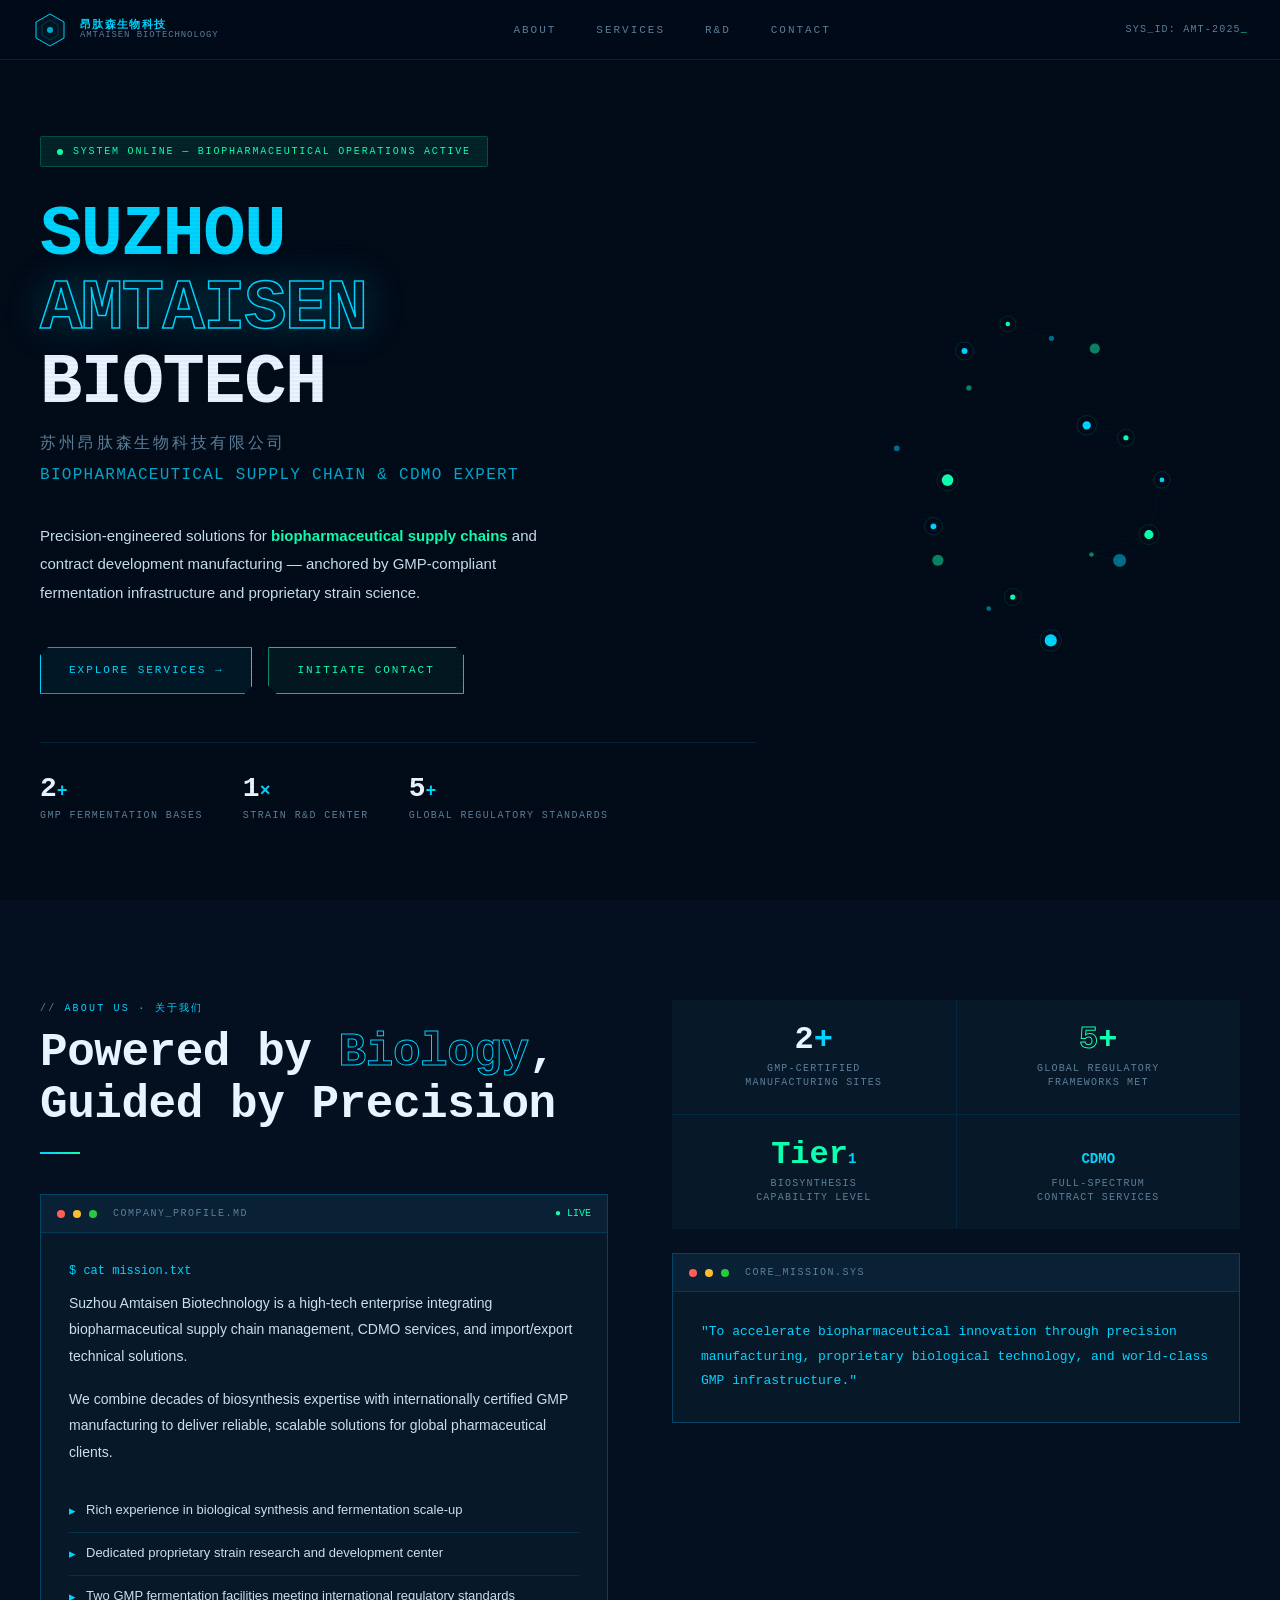
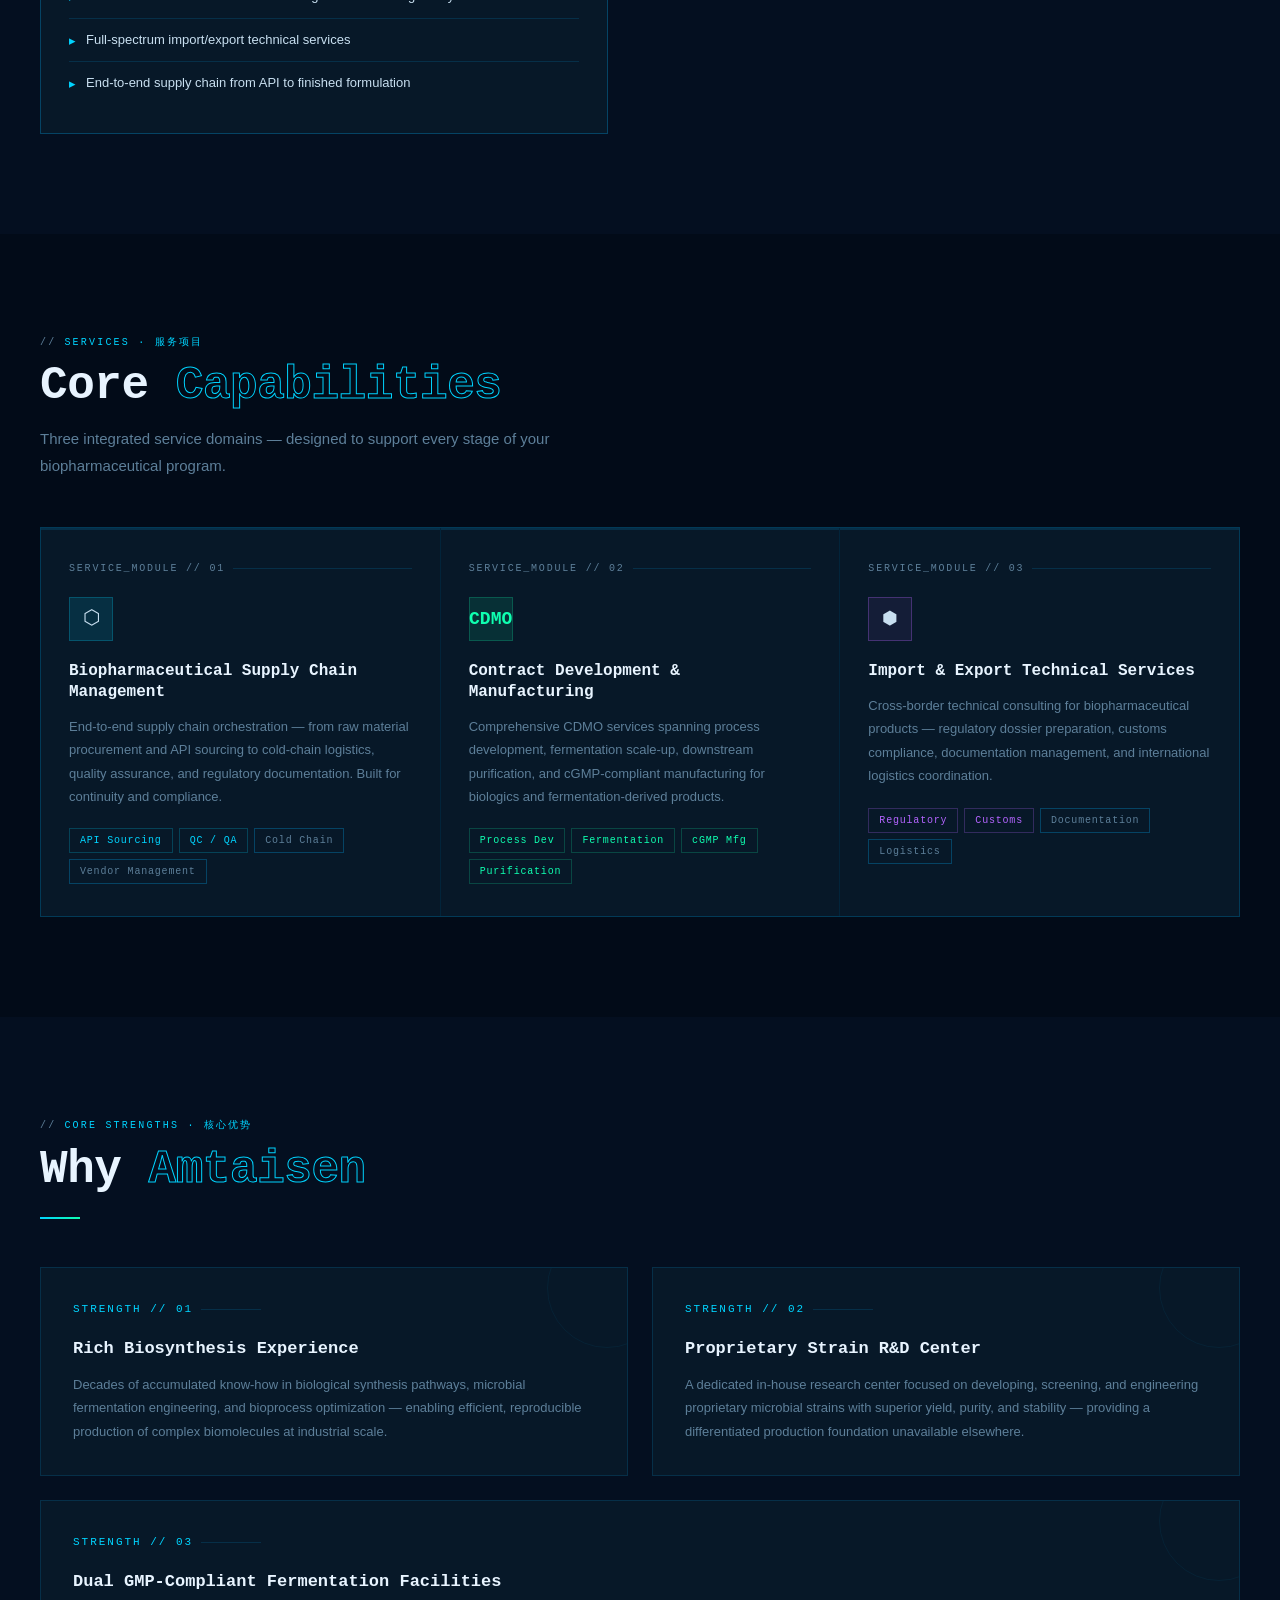
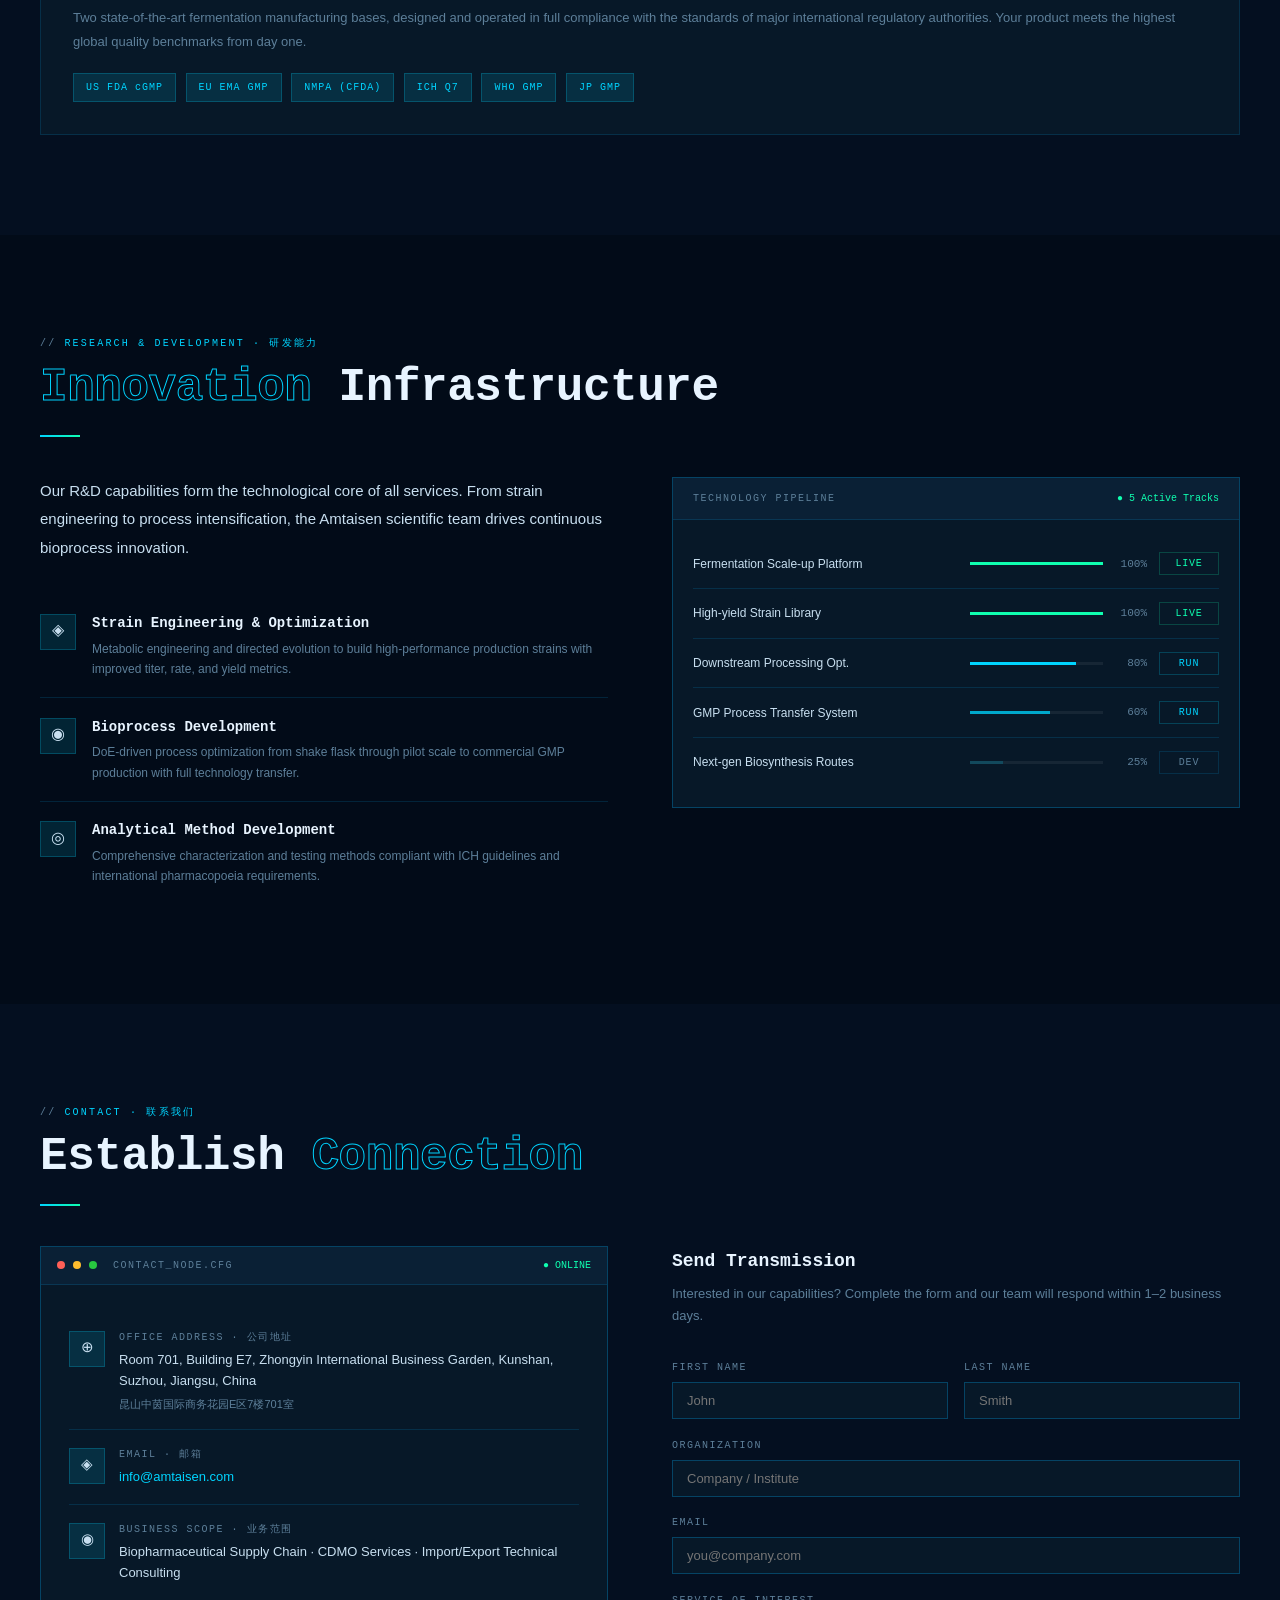
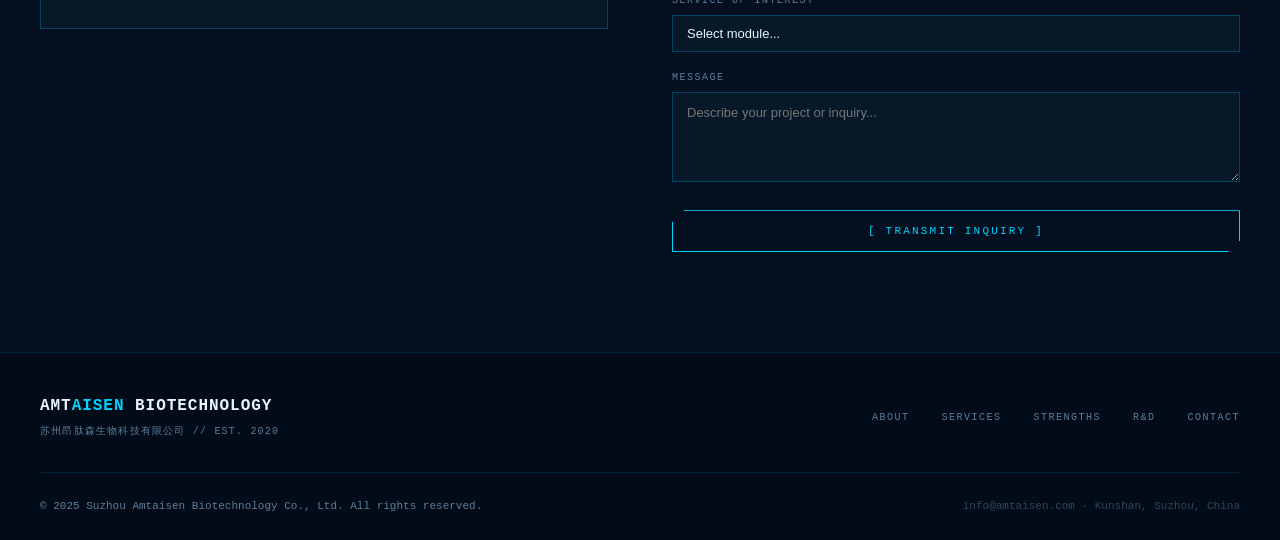
<file: index.html>
<!DOCTYPE html>
<html lang="en">
<head>
<meta charset="UTF-8">
<meta name="viewport" content="width=device-width, initial-scale=1.0">
<title>Suzhou Amtaisen Biotechnology Co., Ltd.</title>
<style>
*,*::before,*::after{box-sizing:border-box;margin:0;padding:0}
:root{
  --void:#020b18;
  --deep:#040f20;
  --panel:#071828;
  --panel2:#0a2035;
  --cyan:#00d4ff;
  --cyan2:#00a8cc;
  --cyan-dim:rgba(0,212,255,0.12);
  --cyan-border:rgba(0,212,255,0.22);
  --green:#0fffb0;
  --green2:#00cc8a;
  --green-dim:rgba(15,255,176,0.10);
  --green-border:rgba(15,255,176,0.20);
  --text:#c8dff0;
  --text-dim:#5d7f99;
  --text-bright:#e8f4ff;
  --border:rgba(0,180,255,0.15);
  --border2:rgba(0,180,255,0.28);
  --glow-cyan:0 0 20px rgba(0,212,255,0.25);
  --glow-green:0 0 20px rgba(15,255,176,0.2);
}
html{scroll-behavior:smooth}
body{
  font-family:'Courier New',Courier,monospace;
  background:var(--void);
  color:var(--text);
  line-height:1.7;
  overflow-x:hidden;
}

/* CANVAS BG */
#starfield{position:fixed;top:0;left:0;width:100%;height:100%;pointer-events:none;z-index:0;opacity:.6}

/* SCAN LINE */
body::after{
  content:'';
  position:fixed;inset:0;
  background:repeating-linear-gradient(0deg,transparent,transparent 2px,rgba(0,0,0,0.03) 2px,rgba(0,0,0,0.03) 4px);
  pointer-events:none;z-index:9999;
}

/* ── NAV ── */
nav{
  position:fixed;top:0;left:0;right:0;z-index:500;
  height:60px;
  background:rgba(2,11,24,0.88);
  border-bottom:1px solid var(--border2);
  display:flex;align-items:center;
  backdrop-filter:blur(12px);
}
.nav-inner{
  max-width:1280px;margin:0 auto;width:100%;
  padding:0 2rem;
  display:flex;align-items:center;justify-content:space-between;
}
.logo{text-decoration:none;display:flex;align-items:center;gap:12px}
.logo-hex{
  width:36px;height:36px;position:relative;flex-shrink:0;
}
.logo-hex svg{width:100%;height:100%}
.logo-text{line-height:1.1}
.logo-cn{font-size:11px;letter-spacing:0.12em;color:var(--cyan);font-weight:700}
.logo-en{font-size:9px;letter-spacing:0.1em;color:var(--text-dim);text-transform:uppercase}
.nav-links{display:flex;gap:2.5rem;list-style:none}
.nav-links a{
  text-decoration:none;font-size:11px;
  letter-spacing:0.18em;text-transform:uppercase;
  color:var(--text-dim);
  transition:color .2s;
  position:relative;
}
.nav-links a::after{
  content:'';position:absolute;bottom:-4px;left:0;right:0;
  height:1px;background:var(--cyan);
  transform:scaleX(0);transition:transform .2s;
}
.nav-links a:hover{color:var(--cyan)}
.nav-links a:hover::after{transform:scaleX(1)}
.nav-id{font-size:10px;letter-spacing:0.12em;color:var(--text-dim);font-family:'Courier New',monospace}
.nav-id span{color:var(--green);animation:blink 1.4s step-end infinite}
@keyframes blink{0%,100%{opacity:1}50%{opacity:0}}
.hamburger{display:none;flex-direction:column;gap:5px;cursor:pointer;background:none;border:none;padding:4px}
.hamburger span{display:block;width:22px;height:1px;background:var(--cyan)}
.mobile-menu{
  display:none;position:fixed;top:60px;left:0;right:0;
  background:rgba(2,11,24,0.97);border-bottom:1px solid var(--border2);
  padding:1.5rem 2rem;z-index:499;
}
.mobile-menu.open{display:block}
.mobile-menu a{
  display:block;text-decoration:none;font-size:13px;
  letter-spacing:0.15em;text-transform:uppercase;
  color:var(--text-dim);padding:.75rem 0;
  border-bottom:1px solid var(--border);
}
.mobile-menu a:last-child{border-bottom:none}
.mobile-menu a:hover{color:var(--cyan)}

/* ── SECTIONS BASE ── */
section{padding:100px 0;position:relative;z-index:1}
.container{max-width:1280px;margin:0 auto;padding:0 2.5rem}

.sys-label{
  font-size:10px;letter-spacing:0.22em;text-transform:uppercase;
  color:var(--cyan);margin-bottom:.6rem;display:flex;align-items:center;gap:8px;
}
.sys-label::before{content:'//';color:var(--text-dim)}
.sec-title{
  font-size:clamp(28px,4vw,46px);
  font-weight:700;
  color:var(--text-bright);
  line-height:1.15;
  letter-spacing:-0.01em;
  margin-bottom:.75rem;
}
.sec-title em{
  font-style:normal;
  color:transparent;
  -webkit-text-stroke:1px var(--cyan);
}
.sec-sub{
  font-size:15px;
  color:var(--text-dim);
  max-width:560px;
  line-height:1.8;
  font-family:-apple-system,sans-serif;
}
.accent-bar{
  width:40px;height:2px;
  background:linear-gradient(90deg,var(--cyan),var(--green));
  margin:1.25rem 0 2.5rem;
}

/* HEX DECORATION */
.hex-deco{
  position:absolute;
  opacity:.04;
  pointer-events:none;
}

/* ── HERO ── */
#hero{
  min-height:100vh;
  display:flex;align-items:center;
  padding:0;
  background:var(--void);
  overflow:hidden;
}
.hero-wrap{
  position:relative;
  max-width:1280px;margin:0 auto;width:100%;
  padding:0 2.5rem;
  padding-top:60px;
  display:grid;
  grid-template-columns:1fr 420px;
  gap:4rem;
  align-items:center;
}
.hero-left{}
.hero-status{
  display:inline-flex;align-items:center;gap:10px;
  border:1px solid var(--green-border);
  background:var(--green-dim);
  border-radius:2px;
  padding:6px 16px;
  font-size:10px;letter-spacing:0.18em;text-transform:uppercase;
  color:var(--green);
  margin-bottom:2rem;
}
.dot-pulse{
  width:6px;height:6px;border-radius:50%;
  background:var(--green);
  animation:dpulse 2s ease infinite;
}
@keyframes dpulse{0%,100%{box-shadow:0 0 0 0 rgba(15,255,176,.4)}70%{box-shadow:0 0 0 6px rgba(15,255,176,0)}}
.hero-company{
  font-size:clamp(36px,5.5vw,72px);
  font-weight:800;
  line-height:1.05;
  letter-spacing:-.02em;
  color:var(--text-bright);
  margin-bottom:.5rem;
}
.hero-company .c1{color:var(--cyan)}
.hero-company .c2{
  color:transparent;
  -webkit-text-stroke:1.5px var(--cyan);
  text-shadow:0 0 40px rgba(0,212,255,0.3);
}
.hero-cn{
  font-size:16px;letter-spacing:.18em;
  color:var(--text-dim);
  margin-bottom:.4rem;
  font-family:-apple-system,sans-serif;
}
.hero-tagline{
  font-size:clamp(13px,1.5vw,16px);
  letter-spacing:.08em;
  color:var(--cyan2);
  text-transform:uppercase;
  margin-bottom:2rem;
}
.hero-desc{
  font-size:15px;
  color:var(--text);
  max-width:540px;
  line-height:1.9;
  margin-bottom:2.5rem;
  font-family:-apple-system,sans-serif;
}
.hero-desc strong{color:var(--green);font-weight:600}
.hero-cta{display:flex;gap:1rem;flex-wrap:wrap;margin-bottom:3rem}
.btn-cyber{
  display:inline-flex;align-items:center;gap:8px;
  text-decoration:none;
  font-size:11px;letter-spacing:.18em;text-transform:uppercase;
  font-family:'Courier New',monospace;
  padding:13px 28px;
  border:1px solid var(--cyan);
  color:var(--cyan);
  background:rgba(0,212,255,.06);
  transition:background .2s,box-shadow .2s;
  clip-path:polygon(8px 0%,100% 0%,100% calc(100% - 8px),calc(100% - 8px) 100%,0% 100%,0% 8px);
}
.btn-cyber:hover{background:rgba(0,212,255,.14);box-shadow:var(--glow-cyan)}
.btn-cyber.alt{border-color:var(--green);color:var(--green);background:rgba(15,255,176,.05);clip-path:polygon(0 0,calc(100% - 8px) 0,100% 8px,100% 100%,8px 100%,0 calc(100% - 8px))}
.btn-cyber.alt:hover{background:rgba(15,255,176,.12);box-shadow:var(--glow-green)}
.hero-metrics{
  display:flex;gap:2.5rem;
  padding-top:2rem;
  border-top:1px solid var(--border);
  flex-wrap:wrap;
}
.metric{}
.metric-val{
  font-size:28px;font-weight:800;
  color:var(--text-bright);line-height:1;
}
.metric-val span{color:var(--cyan);font-size:18px}
.metric-label{font-size:10px;letter-spacing:.14em;text-transform:uppercase;color:var(--text-dim);margin-top:4px}

/* HERO RIGHT — molecular viz */
.hero-viz{position:relative;height:480px}
.hero-viz canvas{position:absolute;inset:0;width:100%;height:100%}

/* ── ABOUT ── */
#about{background:var(--deep)}
.about-grid{display:grid;grid-template-columns:1fr 1fr;gap:4rem;align-items:start}
.terminal-block{
  border:1px solid var(--border2);
  background:var(--panel);
}
.terminal-bar{
  background:var(--panel2);
  padding:10px 16px;
  display:flex;align-items:center;gap:8px;
  border-bottom:1px solid var(--border);
}
.tbar-dot{width:8px;height:8px;border-radius:50%}
.tbar-title{font-size:10px;letter-spacing:.15em;text-transform:uppercase;color:var(--text-dim);margin-left:8px;flex:1}
.tbar-status{font-size:10px;color:var(--green)}
.terminal-body{padding:1.75rem}
.terminal-body p{
  font-size:14px;color:var(--text);line-height:1.9;
  font-family:-apple-system,sans-serif;margin-bottom:1rem;
}
.terminal-body p:last-child{margin-bottom:0}
.t-prompt{color:var(--cyan);font-size:12px;margin-bottom:.5rem;display:block}
.about-list{list-style:none;margin-top:1.5rem}
.about-list li{
  font-size:13px;color:var(--text);
  font-family:-apple-system,sans-serif;
  padding:.6rem 0;
  border-bottom:1px solid var(--border);
  display:flex;gap:10px;align-items:flex-start;
}
.about-list li:last-child{border-bottom:none}
.about-list li::before{content:'▸';color:var(--cyan);flex-shrink:0;margin-top:1px}
.stat-panel-grid{display:grid;grid-template-columns:1fr 1fr;gap:1px;background:var(--border)}
.stat-panel-item{
  background:var(--panel);
  padding:1.5rem;
  text-align:center;
}
.sp-val{font-size:32px;font-weight:800;color:var(--text-bright);line-height:1}
.sp-val span{color:var(--cyan)}
.sp-label{font-size:10px;letter-spacing:.12em;text-transform:uppercase;color:var(--text-dim);margin-top:6px;line-height:1.4}

/* ── SERVICES ── */
#services{background:var(--void)}
.services-grid{
  display:grid;grid-template-columns:repeat(3,1fr);
  gap:1px;
  background:var(--border);
  margin-top:3rem;
  border:1px solid var(--border);
}
.srv-card{
  background:var(--panel);
  padding:2rem 1.75rem;
  position:relative;
  transition:background .25s;
}
.srv-card:hover{background:var(--panel2)}
.srv-card::before{
  content:'';
  position:absolute;top:0;left:0;right:0;height:2px;
  background:var(--border);
  transition:background .25s;
}
.srv-card:hover::before{background:linear-gradient(90deg,var(--cyan),var(--green))}
.srv-idx{
  font-size:10px;letter-spacing:.18em;color:var(--text-dim);
  margin-bottom:1.25rem;display:flex;align-items:center;gap:8px;
}
.srv-idx::after{content:'';flex:1;height:1px;background:var(--border)}
.srv-icon{
  width:44px;height:44px;
  border:1px solid var(--cyan-border);
  background:var(--cyan-dim);
  display:flex;align-items:center;justify-content:center;
  margin-bottom:1.25rem;
  font-size:20px;
}
.srv-card:nth-child(2) .srv-icon{border-color:var(--green-border);background:var(--green-dim)}
.srv-card:nth-child(3) .srv-icon{border-color:rgba(180,100,255,.2);background:rgba(180,100,255,.07)}
.srv-title{
  font-size:16px;font-weight:700;
  color:var(--text-bright);
  line-height:1.3;margin-bottom:.75rem;
}
.srv-desc{
  font-size:13px;color:var(--text-dim);
  line-height:1.8;margin-bottom:1.25rem;
  font-family:-apple-system,sans-serif;
}
.srv-tags{display:flex;flex-wrap:wrap;gap:6px}
.stag{
  font-size:10px;letter-spacing:.08em;
  padding:3px 10px;
  border:1px solid var(--border2);
  color:var(--text-dim);
  font-family:'Courier New',monospace;
}
.stag.cyan{border-color:var(--cyan-border);color:var(--cyan)}
.stag.green{border-color:var(--green-border);color:var(--green)}
.stag.purple{border-color:rgba(180,100,255,.25);color:#b464ff}

/* ── STRENGTH ── */
#strength{background:var(--deep)}
.str-grid{display:grid;grid-template-columns:1fr 1fr;gap:1.5rem;margin-top:3rem}
.str-item{
  border:1px solid var(--border);
  background:var(--panel);
  padding:2rem;
  position:relative;
  overflow:hidden;
  transition:border-color .2s;
}
.str-item:hover{border-color:var(--cyan-border)}
.str-item.full{grid-column:1/-1}
.str-item::after{
  content:'';
  position:absolute;right:-40px;top:-40px;
  width:120px;height:120px;
  border:1px solid var(--border);
  border-radius:50%;
  opacity:.4;
}
.str-num{
  font-size:11px;letter-spacing:.18em;
  color:var(--cyan);margin-bottom:1rem;
  display:flex;align-items:center;gap:8px;
}
.str-num::after{content:'';flex:1;height:1px;background:var(--border);max-width:60px}
.str-h{font-size:17px;font-weight:700;color:var(--text-bright);margin-bottom:.6rem}
.str-p{font-size:13px;color:var(--text-dim);line-height:1.8;font-family:-apple-system,sans-serif}
.gmp-row{display:flex;flex-wrap:wrap;gap:.6rem;margin-top:1.25rem}
.gmp-chip{
  font-size:10px;letter-spacing:.1em;
  padding:5px 12px;
  border:1px solid var(--cyan-border);
  color:var(--cyan);
  background:var(--cyan-dim);
  font-family:'Courier New',monospace;
}

/* ── R&D ── */
#rd{background:var(--void)}
.rd-grid{display:grid;grid-template-columns:1fr 1fr;gap:4rem;align-items:start}
.feat-list{list-style:none;margin-top:2rem}
.feat-item{
  display:flex;gap:16px;
  padding:1.1rem 0;
  border-bottom:1px solid var(--border);
}
.feat-item:last-child{border-bottom:none}
.feat-icon{
  width:36px;height:36px;min-width:36px;
  border:1px solid var(--cyan-border);
  background:var(--cyan-dim);
  display:flex;align-items:center;justify-content:center;
  font-size:16px;
  margin-top:2px;
}
.feat-item h5{font-size:14px;font-weight:700;color:var(--text-bright);margin-bottom:3px}
.feat-item p{font-size:12px;color:var(--text-dim);line-height:1.7;font-family:-apple-system,sans-serif}
.pipeline-panel{
  border:1px solid var(--border2);
  background:var(--panel);
}
.pipeline-header{
  background:var(--panel2);
  padding:12px 20px;
  border-bottom:1px solid var(--border);
  display:flex;align-items:center;justify-content:space-between;
}
.pipeline-header span{font-size:10px;letter-spacing:.15em;text-transform:uppercase;color:var(--text-dim)}
.pipeline-header em{font-style:normal;font-size:10px;color:var(--green)}
.pipeline-body{padding:1.25rem}
.pl-item{
  display:flex;align-items:center;gap:12px;
  padding:.8rem 0;
  border-bottom:1px solid var(--border);
}
.pl-item:last-child{border-bottom:none}
.pl-bar-wrap{flex:1;height:3px;background:rgba(255,255,255,.06)}
.pl-bar{height:100%;transition:width .5s ease}
.pl-bar.c100{width:100%;background:var(--green)}
.pl-bar.c80{width:80%;background:var(--cyan)}
.pl-bar.c60{width:60%;background:var(--cyan2)}
.pl-bar.c40{width:40%;background:rgba(0,212,255,.4)}
.pl-bar.c25{width:25%;background:rgba(0,212,255,.2)}
.pl-name{font-size:12px;color:var(--text);min-width:0;flex:2;font-family:-apple-system,sans-serif}
.pl-pct{font-size:11px;color:var(--text-dim);min-width:32px;text-align:right;font-family:'Courier New',monospace}
.pl-status{font-size:10px;letter-spacing:.08em;padding:2px 8px;border:1px solid;min-width:60px;text-align:center}
.st-live{border-color:var(--green-border);color:var(--green)}
.st-run{border-color:var(--cyan-border);color:var(--cyan)}
.st-dev{border-color:var(--border);color:var(--text-dim)}

/* ── CONTACT ── */
#contact{background:var(--deep)}
.contact-grid{display:grid;grid-template-columns:1fr 1fr;gap:4rem;margin-top:1rem}
.info-terminal{border:1px solid var(--border2);background:var(--panel)}
.info-terminal .terminal-bar{background:var(--panel2)}
.contact-lines{padding:1.75rem}
.cline{
  display:flex;gap:14px;align-items:flex-start;
  padding:1rem 0;
  border-bottom:1px solid var(--border);
}
.cline:last-child{border-bottom:none}
.cline-icon{
  width:36px;height:36px;min-width:36px;
  border:1px solid var(--cyan-border);
  background:var(--cyan-dim);
  display:flex;align-items:center;justify-content:center;
  font-size:15px;
  margin-top:2px;
}
.cline-label{font-size:10px;letter-spacing:.15em;text-transform:uppercase;color:var(--text-dim);display:block;margin-bottom:4px}
.cline-val{font-size:13px;color:var(--text);line-height:1.6;font-family:-apple-system,sans-serif}
.cline-val a{color:var(--cyan);text-decoration:none}
.cline-val a:hover{text-decoration:underline}
.cline-cn{font-size:11px;color:var(--text-dim);margin-top:3px;font-family:-apple-system,sans-serif}
.form-panel{padding:0}
.form-panel h3{
  font-size:18px;font-weight:700;
  color:var(--text-bright);margin-bottom:.4rem;
}
.form-panel .fdesc{font-size:13px;color:var(--text-dim);margin-bottom:2rem;font-family:-apple-system,sans-serif}
.fgroup{margin-bottom:1.1rem}
.fgroup label{display:block;font-size:10px;letter-spacing:.15em;text-transform:uppercase;color:var(--text-dim);margin-bottom:6px}
.fgroup input,
.fgroup select,
.fgroup textarea{
  width:100%;
  background:var(--panel);
  border:1px solid var(--border2);
  color:var(--text-bright);
  padding:10px 14px;
  font-size:13px;font-family:-apple-system,sans-serif;
  outline:none;
  transition:border-color .2s;
  -webkit-appearance:none;appearance:none;
}
.fgroup input:focus,
.fgroup select:focus,
.fgroup textarea:focus{border-color:var(--cyan);box-shadow:0 0 0 1px rgba(0,212,255,.12)}
.fgroup select{cursor:pointer}
.fgroup textarea{resize:vertical;min-height:90px;line-height:1.6}
.frow{display:grid;grid-template-columns:1fr 1fr;gap:1rem}
.btn-send{
  width:100%;background:transparent;
  border:1px solid var(--cyan);
  color:var(--cyan);
  font-size:11px;letter-spacing:.2em;text-transform:uppercase;
  font-family:'Courier New',monospace;
  padding:14px;cursor:pointer;
  clip-path:polygon(12px 0,100% 0,100% calc(100% - 12px),calc(100% - 12px) 100%,0 100%,0 12px);
  transition:background .2s,box-shadow .2s;
}
.btn-send:hover{background:rgba(0,212,255,.1);box-shadow:var(--glow-cyan)}
.f-confirm{display:none;margin-top:.75rem;font-size:12px;color:var(--green);letter-spacing:.08em}

/* ── FOOTER ── */
footer{background:var(--void);border-top:1px solid var(--border);padding:2.5rem 0 1.5rem;position:relative;z-index:1}
.foot-inner{max-width:1280px;margin:0 auto;padding:0 2.5rem}
.foot-top{
  display:flex;justify-content:space-between;align-items:center;
  padding-bottom:2rem;border-bottom:1px solid var(--border);
  flex-wrap:wrap;gap:1.5rem;
}
.foot-brand .fn{font-size:16px;font-weight:700;color:var(--text-bright);letter-spacing:.06em}
.foot-brand .fn span{color:var(--cyan)}
.foot-brand .fs{font-size:10px;letter-spacing:.12em;color:var(--text-dim);margin-top:3px}
.foot-nav{display:flex;gap:2rem;list-style:none;flex-wrap:wrap}
.foot-nav a{font-size:10px;letter-spacing:.15em;text-transform:uppercase;color:var(--text-dim);text-decoration:none;transition:color .2s}
.foot-nav a:hover{color:var(--cyan)}
.foot-bottom{
  padding-top:1.5rem;
  display:flex;justify-content:space-between;align-items:center;
  flex-wrap:wrap;gap:.75rem;
}
.foot-copy{font-size:11px;color:var(--text-dim)}
.foot-contact{font-size:11px;color:rgba(93,127,153,.5)}

/* ── RESPONSIVE ── */
@media(max-width:1024px){
  .hero-wrap{grid-template-columns:1fr;gap:3rem}
  .hero-viz{height:300px}
  .about-grid{grid-template-columns:1fr;gap:2.5rem}
  .rd-grid{grid-template-columns:1fr;gap:2.5rem}
  .contact-grid{grid-template-columns:1fr;gap:2.5rem}
  .services-grid{grid-template-columns:1fr}
  .str-grid{grid-template-columns:1fr}
  .str-item.full{grid-column:auto}
}
@media(max-width:680px){
  .nav-links{display:none}
  .hamburger{display:flex}
  .nav-id{display:none}
  section{padding:70px 0}
  .hero-metrics{gap:1.5rem}
  .foot-top{flex-direction:column;align-items:flex-start}
  .frow{grid-template-columns:1fr}
}
</style>
</head>
<body>

<canvas id="starfield"></canvas>

<!-- NAV -->
<nav>
  <div class="nav-inner">
    <a href="#hero" class="logo">
      <div class="logo-hex">
        <svg viewBox="0 0 36 36" fill="none" xmlns="http://www.w3.org/2000/svg">
          <polygon points="18,2 32,10 32,26 18,34 4,26 4,10" stroke="#00d4ff" stroke-width="1" fill="rgba(0,212,255,0.06)"/>
          <polygon points="18,8 26,13 26,23 18,28 10,23 10,13" stroke="#00d4ff" stroke-width="0.5" fill="none" opacity="0.4"/>
          <circle cx="18" cy="18" r="3" fill="#00d4ff" opacity="0.8"/>
        </svg>
      </div>
      <div class="logo-text">
        <div class="logo-cn">昂肽森生物科技</div>
        <div class="logo-en">Amtaisen Biotechnology</div>
      </div>
    </a>
    <ul class="nav-links">
      <li><a href="#about">About</a></li>
      <li><a href="#services">Services</a></li>
      <li><a href="#rd">R&amp;D</a></li>
      <li><a href="#contact">Contact</a></li>
    </ul>
    <div class="nav-id">SYS_ID: AMT-2025<span>_</span></div>
    <button class="hamburger" onclick="toggleMenu()" aria-label="Menu">
      <span></span><span></span><span></span>
    </button>
  </div>
</nav>
<div class="mobile-menu" id="mobileMenu">
  <a href="#about" onclick="closeMenu()">About</a>
  <a href="#services" onclick="closeMenu()">Services</a>
  <a href="#rd" onclick="closeMenu()">R&amp;D</a>
  <a href="#contact" onclick="closeMenu()">Contact</a>
</div>

<!-- HERO -->
<section id="hero">
  <div class="hero-wrap">
    <div class="hero-left">
      <div class="hero-status">
        <div class="dot-pulse"></div>
        System Online — Biopharmaceutical Operations Active
      </div>
      <h1 class="hero-company">
        <span class="c1">SUZHOU</span><br>
        <span class="c2">AMTAISEN</span><br>
        BIOTECH
      </h1>
      <p class="hero-cn">苏州昂肽森生物科技有限公司</p>
      <p class="hero-tagline">Biopharmaceutical Supply Chain &amp; CDMO Expert</p>
      <p class="hero-desc">
        Precision-engineered solutions for <strong>biopharmaceutical supply chains</strong> and contract development manufacturing — anchored by GMP-compliant fermentation infrastructure and proprietary strain science.
      </p>
      <div class="hero-cta">
        <a href="#services" class="btn-cyber">Explore Services →</a>
        <a href="#contact" class="btn-cyber alt">Initiate Contact</a>
      </div>
      <div class="hero-metrics">
        <div class="metric">
          <div class="metric-val">2<span>+</span></div>
          <div class="metric-label">GMP Fermentation Bases</div>
        </div>
        <div class="metric">
          <div class="metric-val">1<span>×</span></div>
          <div class="metric-label">Strain R&amp;D Center</div>
        </div>
        <div class="metric">
          <div class="metric-val">5<span>+</span></div>
          <div class="metric-label">Global Regulatory Standards</div>
        </div>
      </div>
    </div>
    <div class="hero-viz">
      <canvas id="molCanvas"></canvas>
    </div>
  </div>
</section>

<!-- ABOUT -->
<section id="about">
  <div class="container">
    <div class="about-grid">
      <div>
        <div class="sys-label">About Us · 关于我们</div>
        <h2 class="sec-title">Powered by <em>Biology</em>,<br>Guided by Precision</h2>
        <div class="accent-bar"></div>
        <div class="terminal-block">
          <div class="terminal-bar">
            <div class="tbar-dot" style="background:#ff5f57"></div>
            <div class="tbar-dot" style="background:#febc2e"></div>
            <div class="tbar-dot" style="background:#28c840"></div>
            <span class="tbar-title">company_profile.md</span>
            <span class="tbar-status">● LIVE</span>
          </div>
          <div class="terminal-body">
            <span class="t-prompt">$ cat mission.txt</span>
            <p>Suzhou Amtaisen Biotechnology is a high-tech enterprise integrating biopharmaceutical supply chain management, CDMO services, and import/export technical solutions.</p>
            <p>We combine decades of biosynthesis expertise with internationally certified GMP manufacturing to deliver reliable, scalable solutions for global pharmaceutical clients.</p>
            <ul class="about-list">
              <li>Rich experience in biological synthesis and fermentation scale-up</li>
              <li>Dedicated proprietary strain research and development center</li>
              <li>Two GMP fermentation facilities meeting international regulatory standards</li>
              <li>Full-spectrum import/export technical services</li>
              <li>End-to-end supply chain from API to finished formulation</li>
            </ul>
          </div>
        </div>
      </div>
      <div>
        <div style="margin-bottom:1.5rem">
          <div class="stat-panel-grid">
            <div class="stat-panel-item">
              <div class="sp-val">2<span>+</span></div>
              <div class="sp-label">GMP-Certified<br>Manufacturing Sites</div>
            </div>
            <div class="stat-panel-item">
              <div class="sp-val" style="-webkit-text-stroke:1px var(--green);color:transparent">5<span style="-webkit-text-stroke:0;color:var(--green)">+</span></div>
              <div class="sp-label">Global Regulatory<br>Frameworks Met</div>
            </div>
            <div class="stat-panel-item">
              <div class="sp-val" style="color:var(--green)">Tier<span style="font-size:14px;color:var(--cyan)">1</span></div>
              <div class="sp-label">Biosynthesis<br>Capability Level</div>
            </div>
            <div class="stat-panel-item">
              <div class="sp-val"><span style="font-size:14px">CDMO</span></div>
              <div class="sp-label">Full-Spectrum<br>Contract Services</div>
            </div>
          </div>
        </div>
        <div class="terminal-block" style="margin-top:0">
          <div class="terminal-bar">
            <div class="tbar-dot" style="background:#ff5f57"></div>
            <div class="tbar-dot" style="background:#febc2e"></div>
            <div class="tbar-dot" style="background:#28c840"></div>
            <span class="tbar-title">core_mission.sys</span>
          </div>
          <div class="terminal-body">
            <p style="font-size:13px;color:var(--cyan);font-family:'Courier New',monospace;margin:0">"To accelerate biopharmaceutical innovation through precision manufacturing, proprietary biological technology, and world-class GMP infrastructure."</p>
          </div>
        </div>
      </div>
    </div>
  </div>
</section>

<!-- SERVICES -->
<section id="services">
  <div class="container">
    <div class="sys-label">Services · 服务项目</div>
    <h2 class="sec-title">Core <em>Capabilities</em></h2>
    <p class="sec-sub">Three integrated service domains — designed to support every stage of your biopharmaceutical program.</p>
    <div class="services-grid">
      <div class="srv-card">
        <div class="srv-idx">SERVICE_MODULE // 01</div>
        <div class="srv-icon">⬡</div>
        <h3 class="srv-title">Biopharmaceutical Supply Chain Management</h3>
        <p class="srv-desc">End-to-end supply chain orchestration — from raw material procurement and API sourcing to cold-chain logistics, quality assurance, and regulatory documentation. Built for continuity and compliance.</p>
        <div class="srv-tags">
          <span class="stag cyan">API Sourcing</span>
          <span class="stag cyan">QC / QA</span>
          <span class="stag">Cold Chain</span>
          <span class="stag">Vendor Management</span>
        </div>
      </div>
      <div class="srv-card">
        <div class="srv-idx">SERVICE_MODULE // 02</div>
        <div class="srv-icon" style="font-size:18px;font-weight:700;color:var(--green);font-family:'Courier New',monospace">CDMO</div>
        <h3 class="srv-title">Contract Development &amp; Manufacturing</h3>
        <p class="srv-desc">Comprehensive CDMO services spanning process development, fermentation scale-up, downstream purification, and cGMP-compliant manufacturing for biologics and fermentation-derived products.</p>
        <div class="srv-tags">
          <span class="stag green">Process Dev</span>
          <span class="stag green">Fermentation</span>
          <span class="stag green">cGMP Mfg</span>
          <span class="stag green">Purification</span>
        </div>
      </div>
      <div class="srv-card">
        <div class="srv-idx">SERVICE_MODULE // 03</div>
        <div class="srv-icon" style="border-color:rgba(180,100,255,.3);background:rgba(180,100,255,.07);font-size:18px">⬢</div>
        <h3 class="srv-title">Import &amp; Export Technical Services</h3>
        <p class="srv-desc">Cross-border technical consulting for biopharmaceutical products — regulatory dossier preparation, customs compliance, documentation management, and international logistics coordination.</p>
        <div class="srv-tags">
          <span class="stag purple">Regulatory</span>
          <span class="stag purple">Customs</span>
          <span class="stag">Documentation</span>
          <span class="stag">Logistics</span>
        </div>
      </div>
    </div>
  </div>
</section>

<!-- STRENGTH -->
<section id="strength">
  <div class="container">
    <div class="sys-label">Core Strengths · 核心优势</div>
    <h2 class="sec-title">Why <em>Amtaisen</em></h2>
    <div class="accent-bar"></div>
    <div class="str-grid">
      <div class="str-item">
        <div class="str-num">STRENGTH // 01</div>
        <h4 class="str-h">Rich Biosynthesis Experience</h4>
        <p class="str-p">Decades of accumulated know-how in biological synthesis pathways, microbial fermentation engineering, and bioprocess optimization — enabling efficient, reproducible production of complex biomolecules at industrial scale.</p>
      </div>
      <div class="str-item">
        <div class="str-num">STRENGTH // 02</div>
        <h4 class="str-h">Proprietary Strain R&amp;D Center</h4>
        <p class="str-p">A dedicated in-house research center focused on developing, screening, and engineering proprietary microbial strains with superior yield, purity, and stability — providing a differentiated production foundation unavailable elsewhere.</p>
      </div>
      <div class="str-item full">
        <div class="str-num">STRENGTH // 03</div>
        <h4 class="str-h">Dual GMP-Compliant Fermentation Facilities</h4>
        <p class="str-p">Two state-of-the-art fermentation manufacturing bases, designed and operated in full compliance with the standards of major international regulatory authorities. Your product meets the highest global quality benchmarks from day one.</p>
        <div class="gmp-row">
          <span class="gmp-chip">US FDA cGMP</span>
          <span class="gmp-chip">EU EMA GMP</span>
          <span class="gmp-chip">NMPA (CFDA)</span>
          <span class="gmp-chip">ICH Q7</span>
          <span class="gmp-chip">WHO GMP</span>
          <span class="gmp-chip">JP GMP</span>
        </div>
      </div>
    </div>
  </div>
</section>

<!-- R&D -->
<section id="rd">
  <div class="container">
    <div class="sys-label">Research &amp; Development · 研发能力</div>
    <h2 class="sec-title"><em>Innovation</em> Infrastructure</h2>
    <div class="accent-bar"></div>
    <div class="rd-grid">
      <div>
        <p style="font-size:15px;color:var(--text);line-height:1.9;font-family:-apple-system,sans-serif">Our R&amp;D capabilities form the technological core of all services. From strain engineering to process intensification, the Amtaisen scientific team drives continuous bioprocess innovation.</p>
        <ul class="feat-list">
          <li class="feat-item">
            <div class="feat-icon">◈</div>
            <div>
              <h5>Strain Engineering &amp; Optimization</h5>
              <p>Metabolic engineering and directed evolution to build high-performance production strains with improved titer, rate, and yield metrics.</p>
            </div>
          </li>
          <li class="feat-item">
            <div class="feat-icon">◉</div>
            <div>
              <h5>Bioprocess Development</h5>
              <p>DoE-driven process optimization from shake flask through pilot scale to commercial GMP production with full technology transfer.</p>
            </div>
          </li>
          <li class="feat-item">
            <div class="feat-icon">◎</div>
            <div>
              <h5>Analytical Method Development</h5>
              <p>Comprehensive characterization and testing methods compliant with ICH guidelines and international pharmacopoeia requirements.</p>
            </div>
          </li>
        </ul>
      </div>
      <div>
        <div class="pipeline-panel">
          <div class="pipeline-header">
            <span>Technology Pipeline</span>
            <em>● 5 Active Tracks</em>
          </div>
          <div class="pipeline-body">
            <div class="pl-item">
              <span class="pl-name">Fermentation Scale-up Platform</span>
              <div class="pl-bar-wrap"><div class="pl-bar c100"></div></div>
              <span class="pl-pct">100%</span>
              <span class="pl-status st-live">LIVE</span>
            </div>
            <div class="pl-item">
              <span class="pl-name">High-yield Strain Library</span>
              <div class="pl-bar-wrap"><div class="pl-bar c100"></div></div>
              <span class="pl-pct">100%</span>
              <span class="pl-status st-live">LIVE</span>
            </div>
            <div class="pl-item">
              <span class="pl-name">Downstream Processing Opt.</span>
              <div class="pl-bar-wrap"><div class="pl-bar c80"></div></div>
              <span class="pl-pct">80%</span>
              <span class="pl-status st-run">RUN</span>
            </div>
            <div class="pl-item">
              <span class="pl-name">GMP Process Transfer System</span>
              <div class="pl-bar-wrap"><div class="pl-bar c60"></div></div>
              <span class="pl-pct">60%</span>
              <span class="pl-status st-run">RUN</span>
            </div>
            <div class="pl-item">
              <span class="pl-name">Next-gen Biosynthesis Routes</span>
              <div class="pl-bar-wrap"><div class="pl-bar c25"></div></div>
              <span class="pl-pct">25%</span>
              <span class="pl-status st-dev">DEV</span>
            </div>
          </div>
        </div>
      </div>
    </div>
  </div>
</section>

<!-- CONTACT -->
<section id="contact">
  <div class="container">
    <div class="sys-label">Contact · 联系我们</div>
    <h2 class="sec-title">Establish <em>Connection</em></h2>
    <div class="accent-bar"></div>
    <div class="contact-grid">
      <div>
        <div class="info-terminal">
          <div class="terminal-bar">
            <div class="tbar-dot" style="background:#ff5f57"></div>
            <div class="tbar-dot" style="background:#febc2e"></div>
            <div class="tbar-dot" style="background:#28c840"></div>
            <span class="tbar-title">contact_node.cfg</span>
            <span class="tbar-status">● ONLINE</span>
          </div>
          <div class="contact-lines">
            <div class="cline">
              <div class="cline-icon">⊕</div>
              <div>
                <span class="cline-label">Office Address · 公司地址</span>
                <p class="cline-val">Room 701, Building E7, Zhongyin International Business Garden, Kunshan, Suzhou, Jiangsu, China</p>
                <p class="cline-cn">昆山中茵国际商务花园E区7楼701室</p>
              </div>
            </div>
            <div class="cline">
              <div class="cline-icon">◈</div>
              <div>
                <span class="cline-label">Email · 邮箱</span>
                <p class="cline-val"><a href="mailto:info@amtaisen.com">info@amtaisen.com</a></p>
              </div>
            </div>
            <div class="cline">
              <div class="cline-icon">◉</div>
              <div>
                <span class="cline-label">Business Scope · 业务范围</span>
                <p class="cline-val">Biopharmaceutical Supply Chain · CDMO Services · Import/Export Technical Consulting</p>
              </div>
            </div>
          </div>
        </div>
      </div>
      <div class="form-panel">
        <h3>Send Transmission</h3>
        <p class="fdesc">Interested in our capabilities? Complete the form and our team will respond within 1–2 business days.</p>
        <div class="frow">
          <div class="fgroup">
            <label>First Name</label>
            <input type="text" placeholder="John">
          </div>
          <div class="fgroup">
            <label>Last Name</label>
            <input type="text" placeholder="Smith">
          </div>
        </div>
        <div class="fgroup">
          <label>Organization</label>
          <input type="text" placeholder="Company / Institute">
        </div>
        <div class="fgroup">
          <label>Email</label>
          <input type="email" placeholder="you@company.com">
        </div>
        <div class="fgroup">
          <label>Service of Interest</label>
          <select>
            <option value="">Select module...</option>
            <option>Biopharmaceutical Supply Chain Management</option>
            <option>CDMO Services</option>
            <option>Import &amp; Export Technical Services</option>
            <option>General Inquiry</option>
          </select>
        </div>
        <div class="fgroup">
          <label>Message</label>
          <textarea placeholder="Describe your project or inquiry..."></textarea>
        </div>
        <button class="btn-send" onclick="handleSend(event)">[ TRANSMIT INQUIRY ]</button>
        <p class="f-confirm" id="fconf">// SIGNAL RECEIVED — Response incoming within 48h</p>
      </div>
    </div>
  </div>
</section>

<!-- FOOTER -->
<footer>
  <div class="foot-inner">
    <div class="foot-top">
      <div class="foot-brand">
        <div class="fn">AMT<span>AISEN</span> BIOTECHNOLOGY</div>
        <div class="fs">苏州昂肽森生物科技有限公司 // EST. 2020</div>
      </div>
      <ul class="foot-nav">
        <li><a href="#about">About</a></li>
        <li><a href="#services">Services</a></li>
        <li><a href="#strength">Strengths</a></li>
        <li><a href="#rd">R&amp;D</a></li>
        <li><a href="#contact">Contact</a></li>
      </ul>
    </div>
    <div class="foot-bottom">
      <p class="foot-copy">© 2025 Suzhou Amtaisen Biotechnology Co., Ltd. All rights reserved.</p>
      <p class="foot-contact">info@amtaisen.com · Kunshan, Suzhou, China</p>
    </div>
  </div>
</footer>

<script>
(function(){
  var c=document.getElementById('starfield');
  var ctx=c.getContext('2d');
  var W,H,stars=[];
  function resize(){W=c.width=window.innerWidth;H=c.height=window.innerHeight;}
  function init(){
    resize();stars=[];
    for(var i=0;i<180;i++){
      stars.push({
        x:Math.random()*W,y:Math.random()*H,
        r:Math.random()*1.2+0.2,
        o:Math.random()*.6+.1,
        s:Math.random()*.3+.05
      });
    }
  }
  function draw(){
    ctx.clearRect(0,0,W,H);
    for(var s of stars){
      ctx.beginPath();
      ctx.arc(s.x,s.y,s.r,0,Math.PI*2);
      ctx.fillStyle='rgba(180,220,255,'+s.o+')';
      ctx.fill();
      s.y+=s.s;
      if(s.y>H){s.y=0;s.x=Math.random()*W;}
    }
    requestAnimationFrame(draw);
  }
  window.addEventListener('resize',init);
  init();draw();
})();

(function(){
  var c=document.getElementById('molCanvas');
  if(!c)return;
  var ctx=c.getContext('2d');
  var nodes=[],edges=[],W,H;
  function resize(){
    var r=c.parentElement.getBoundingClientRect();
    W=c.width=r.width;H=c.height=r.height;
  }
  function init(){
    resize();nodes=[];edges=[];
    var n=18;
    for(var i=0;i<n;i++){
      nodes.push({
        x:W*.5+Math.cos(i/n*Math.PI*2)*(W*.35)*(.5+Math.random()*.5),
        y:H*.5+Math.sin(i/n*Math.PI*2)*(H*.35)*(.5+Math.random()*.5),
        vx:(Math.random()-.5)*.3,vy:(Math.random()-.5)*.3,
        r:Math.random()*4+2,
        type:i%4
      });
    }
    for(var i=0;i<n;i++){
      for(var j=i+1;j<n;j++){
        var dx=nodes[i].x-nodes[j].x,dy=nodes[i].y-nodes[j].y;
        if(Math.sqrt(dx*dx+dy*dy)<W*.28&&Math.random()>.4)edges.push([i,j]);
      }
    }
  }
  var t=0;
  function draw(){
    ctx.clearRect(0,0,W,H);
    t+=.008;
    for(var nd of nodes){nd.x+=nd.vx;nd.y+=nd.vy;if(nd.x<0||nd.x>W)nd.vx*=-1;if(nd.y<0||nd.y>H)nd.vy*=-1;}
    for(var e of edges){
      var a=nodes[e[0]],b=nodes[e[1]];
      var dx=a.x-b.x,dy=a.y-b.y;
      var d=Math.sqrt(dx*dx+dy*dy);
      var alpha=Math.max(0,1-d/(W*.28));
      ctx.beginPath();
      ctx.moveTo(a.x,a.y);ctx.lineTo(b.x,b.y);
      ctx.strokeStyle='rgba(0,212,255,'+(alpha*.15)+')';
      ctx.lineWidth=.5;ctx.stroke();
    }
    for(var nd of nodes){
      var colors=['#00d4ff','#0fffb0','rgba(0,212,255,0.5)','rgba(15,255,176,0.5)'];
      ctx.beginPath();
      ctx.arc(nd.x,nd.y,nd.r+Math.sin(t*2+nd.r)*1,0,Math.PI*2);
      ctx.fillStyle=colors[nd.type];
      ctx.fill();
      if(nd.type<2){
        ctx.beginPath();
        ctx.arc(nd.x,nd.y,nd.r+5,0,Math.PI*2);
        ctx.strokeStyle=nd.type===0?'rgba(0,212,255,0.15)':'rgba(15,255,176,0.12)';
        ctx.lineWidth=1;ctx.stroke();
      }
    }
    requestAnimationFrame(draw);
  }
  window.addEventListener('resize',function(){init();});
  init();draw();
})();

function toggleMenu(){document.getElementById('mobileMenu').classList.toggle('open');}
function closeMenu(){document.getElementById('mobileMenu').classList.remove('open');}
function handleSend(e){
  var btn=e.target;
  btn.disabled=true;btn.textContent='[ TRANSMITTING... ]';
  setTimeout(function(){
    btn.textContent='[ TRANSMIT INQUIRY ]';btn.disabled=false;
    var m=document.getElementById('fconf');m.style.display='block';
    setTimeout(function(){m.style.display='none';},7000);
  },1400);
}
document.querySelectorAll('a[href^="#"]').forEach(function(a){
  a.addEventListener('click',function(e){
    var t=document.querySelector(this.getAttribute('href'));
    if(t){e.preventDefault();window.scrollTo({top:t.offsetTop-60,behavior:'smooth'});}
  });
});
var nav=document.querySelector('nav');
window.addEventListener('scroll',function(){
  nav.style.borderBottomColor=window.scrollY>30?'rgba(0,212,255,0.3)':'rgba(0,180,255,0.15)';
});
</script>
</body>
</html>
</file>
